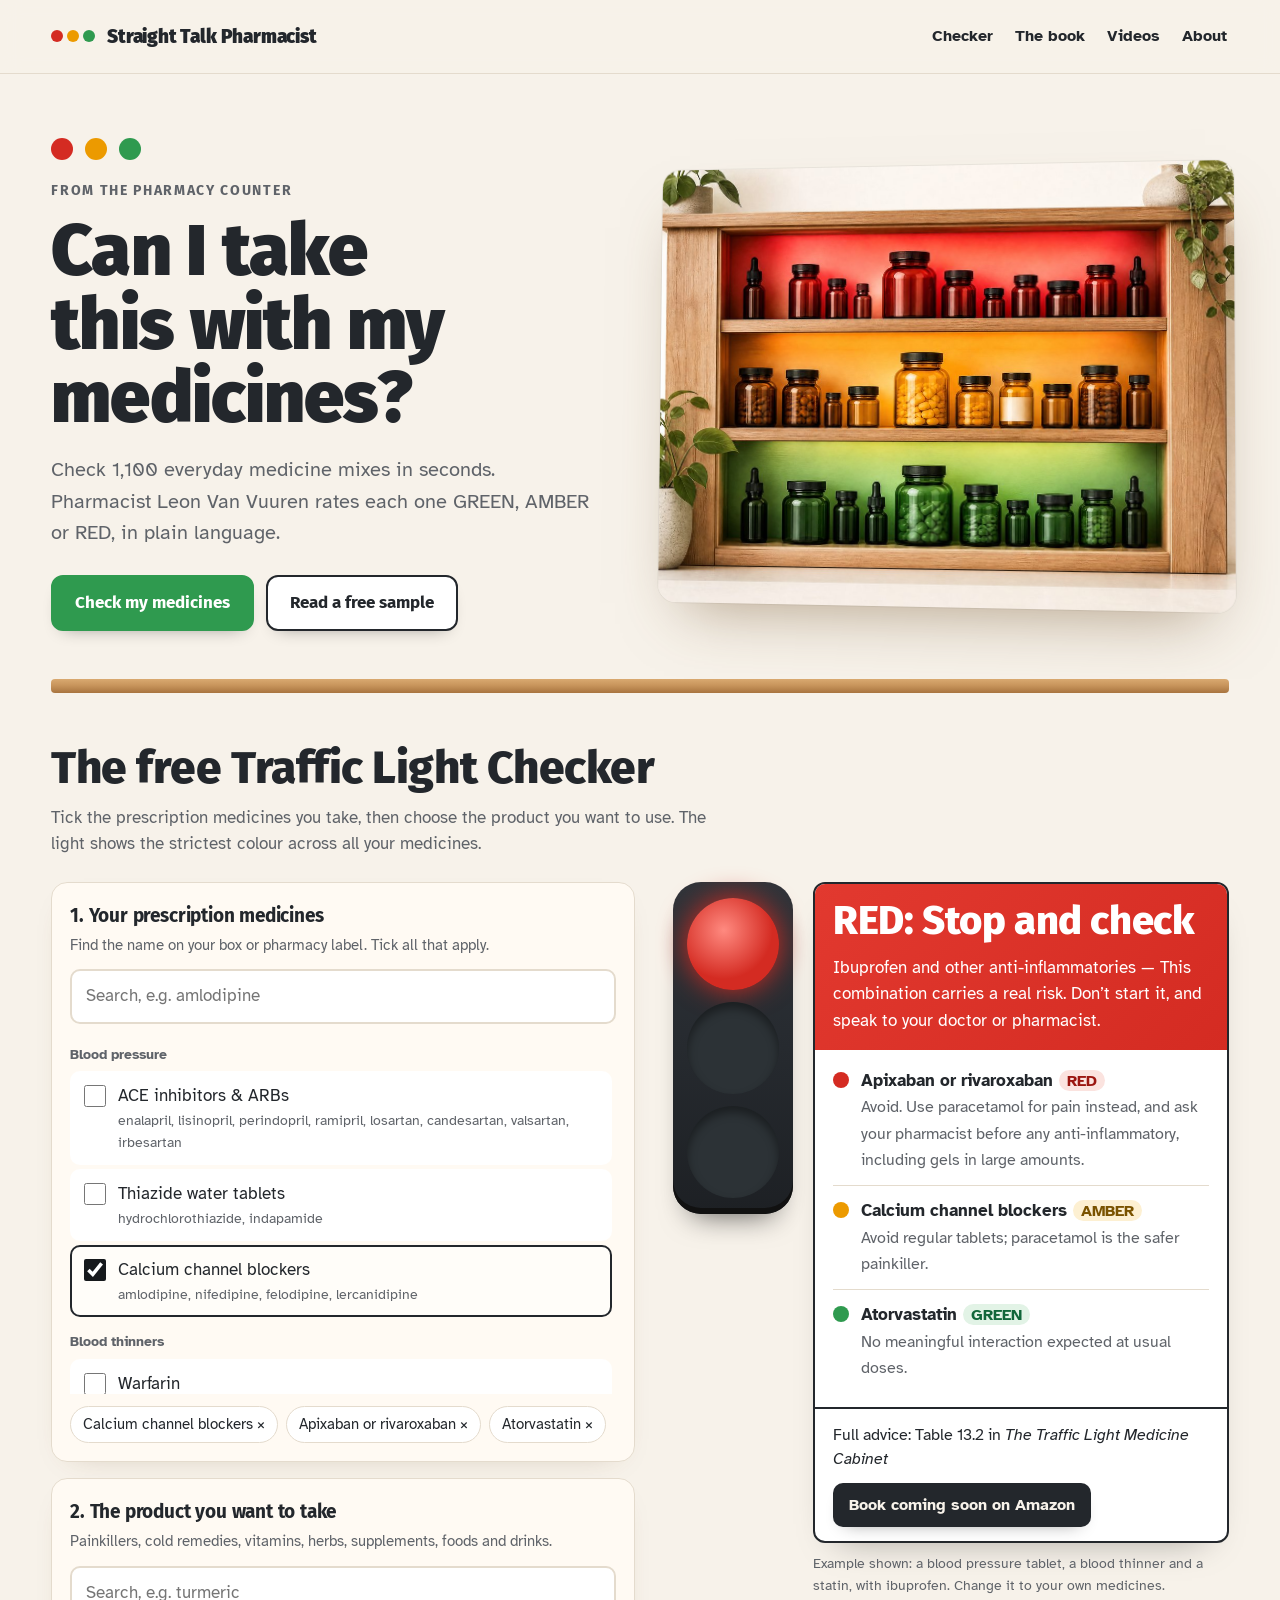
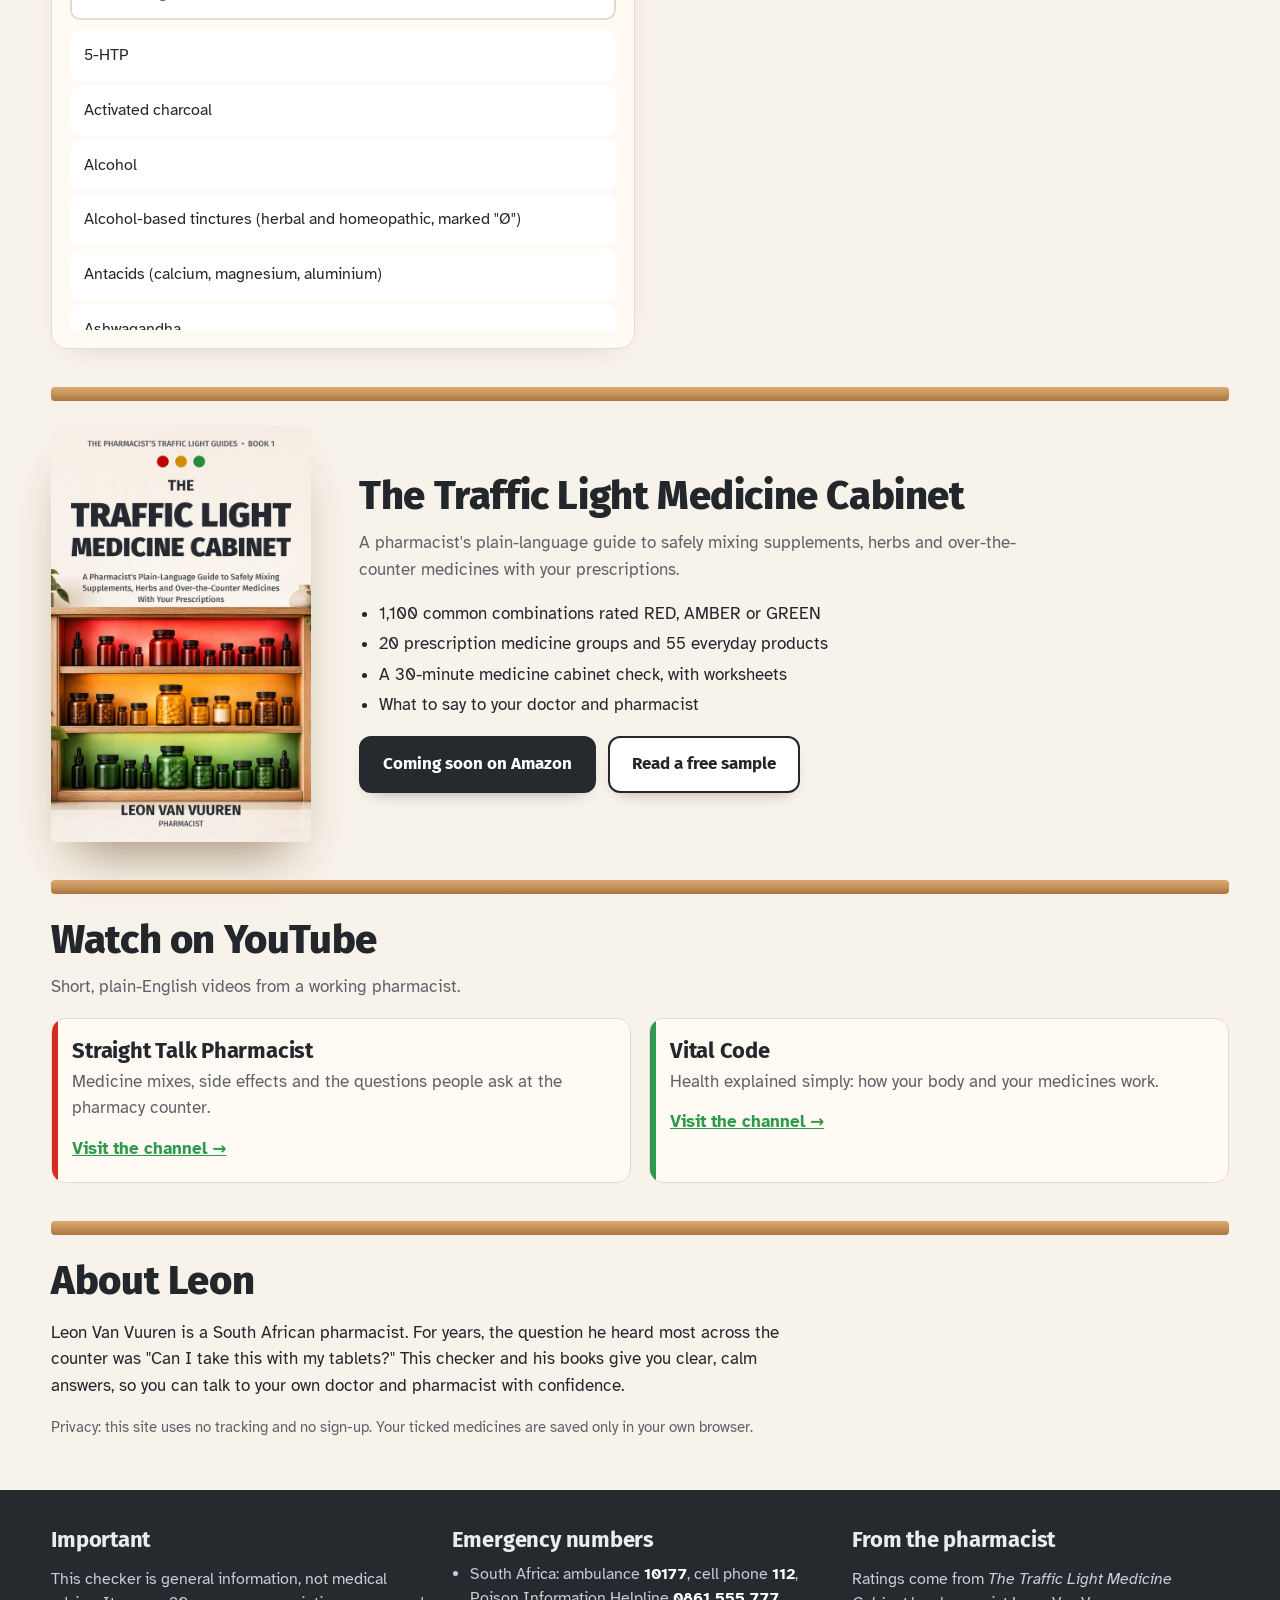
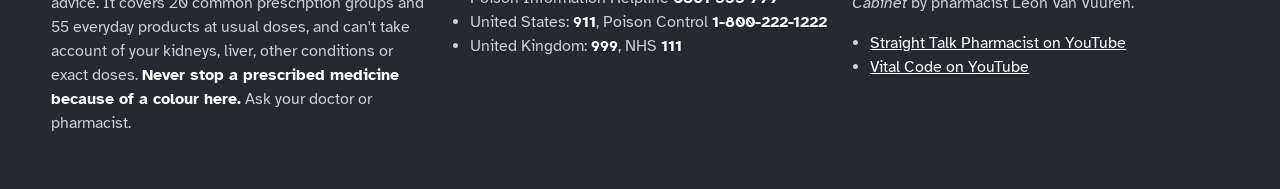
<file: index.html>
<!DOCTYPE html>
<html lang="en">
<head>
<meta charset="utf-8">
<meta name="viewport" content="width=device-width, initial-scale=1">
<title>Straight Talk Pharmacist | Free Traffic Light Medicine Checker</title>
<meta name="description" content="Can you take turmeric with a blood thinner, or ibuprofen with blood pressure tablets? Check 1,100 common medicine mixes in seconds with pharmacist Leon Van Vuuren's free traffic-light checker.">
<link rel="canonical" href="https://straighttalkpharmacist.com/">
<meta property="og:title" content="Can I take this with my medicines? Free Traffic Light Checker">
<meta property="og:description" content="Check 1,100 common medicine mixes as RED, AMBER or GREEN. By pharmacist Leon Van Vuuren.">
<meta property="og:image" content="https://straighttalkpharmacist.com/share.jpg">
<meta property="og:url" content="https://straighttalkpharmacist.com/">
<meta name="twitter:card" content="summary_large_image">
<link rel="icon" href="data:image/svg+xml,%3Csvg xmlns='http://www.w3.org/2000/svg' viewBox='0 0 32 32'%3E%3Crect x='9' y='1' width='14' height='30' rx='5' fill='%231f2326'/%3E%3Ccircle cx='16' cy='8' r='4' fill='%23d7261e'/%3E%3Ccircle cx='16' cy='16' r='4' fill='%23f0a500'/%3E%3Ccircle cx='16' cy='24' r='4' fill='%231f9d55'/%3E%3C/svg%3E">
<link rel="preconnect" href="https://fonts.googleapis.com">
<link href="https://fonts.googleapis.com/css2?family=Fira+Sans:wght@700;800;900&family=Atkinson+Hyperlegible:wght@400;700&family=Atkinson+Hyperlegible+Next:wght@500;800&display=swap" rel="stylesheet">
<style>
/* VOICE everyday health tool for older readers: calm, clear, large
   IDEA a pharmacy counter traffic light plus a dispensing label
   PICTURE a real three-lamp traffic light that lights the strictest colour, with the answer on a label beside it
   COLOUR white counter, charcoal housing, signal red, amber and green as the only strong colours
   TYPE Atkinson Hyperlegible Next for headings, Atkinson Hyperlegible for text
   LAYOUT laptop: controls left, light and label right; phone: title, light and answer, then controls */
:root{color-scheme:light dark;--bg:light-dark(#ffffff,#121416);--ink:light-dark(#16191c,#eef1f3);--soft:light-dark(#5a6168,#a6aeb5);--line:light-dark(#d9dee2,#2e3439);--panel:light-dark(#f4f6f7,#1b1f22);--house:#1f2326;--red:#d7261e;--amb:#f0a500;--grn:#1f9d55;--redt:light-dark(#fde8e6,#3a1714);--ambt:light-dark(#fff3d6,#3a2c0c);--grnt:light-dark(#e3f5ea,#10301e)}
:root[data-theme=light]{color-scheme:light}:root[data-theme=dark]{color-scheme:dark}
*{box-sizing:border-box;min-width:0}
html,body{margin:0}
body{background:var(--bg);color:var(--ink);font:17px/1.55 "Atkinson Hyperlegible",system-ui,sans-serif;overflow-x:clip}
h1,h2,h3{font-family:"Atkinson Hyperlegible Next","Atkinson Hyperlegible",system-ui,sans-serif;letter-spacing:-.02em;line-height:1.08;margin:0}
.band{padding:clamp(20px,3vw,40px) max(4vw,16px)}
.wrap{max-width:1180px;margin:0 auto}
header.band{border-bottom:1px solid var(--line);padding-block:18px}
.brand{display:flex;align-items:center;gap:12px;flex-wrap:wrap;justify-content:space-between}
.brand b{font-family:"Atkinson Hyperlegible Next",sans-serif;font-weight:800;font-size:18px}
.brand span{color:var(--soft);font-size:15px}
.top h1{font-size:clamp(32px,4.4vw,48px);font-weight:800;text-wrap:balance;max-width:20ch}
.top p{color:var(--soft);margin:10px 0 0;max-width:62ch}
.grid{display:grid;grid-template-columns:minmax(0,1.05fr) minmax(0,1fr);gap:clamp(20px,3vw,40px);margin-top:24px;align-items:start}
.panel{background:var(--panel);border:1px solid var(--line);border-radius:14px;padding:18px}
.step{font-weight:700;font-size:19px;margin:0 0 4px;font-family:"Atkinson Hyperlegible Next",sans-serif}
.hint{color:var(--soft);font-size:15px;margin:0 0 12px}
input[type=search]{width:100%;font:inherit;font-size:17px;padding:12px 14px;border:2px solid var(--line);border-radius:10px;background:var(--bg);color:var(--ink);min-height:48px}
input[type=search]:focus,button:focus-visible,label:focus-within{outline:3px solid #2b6cb0;outline-offset:2px}
.meds{display:grid;gap:4px;max-height:360px;overflow:auto;margin-top:10px;padding-right:4px}
.cat{font-size:14px;font-weight:700;color:var(--soft);margin:10px 0 2px}
.med{display:flex;gap:12px;align-items:flex-start;padding:10px 12px;border-radius:10px;cursor:pointer;border:2px solid transparent;background:var(--bg)}
.med input{width:22px;height:22px;margin:2px 0 0;accent-color:#16191c;flex:none}
.med small{display:block;color:var(--soft);font-size:14px}
.med.on{border-color:var(--ink)}
.chips{display:flex;flex-wrap:wrap;gap:8px;margin:12px 0 0}
.chip{border:1px solid var(--line);background:var(--bg);color:var(--ink);border-radius:999px;padding:6px 12px;font:inherit;font-size:15px;cursor:pointer;min-height:36px}
.prods{display:grid;gap:4px;max-height:300px;overflow:auto;margin-top:10px}
.prod{text-align:left;font:inherit;font-size:16px;padding:11px 12px;border-radius:10px;border:2px solid transparent;background:var(--bg);color:var(--ink);cursor:pointer;min-height:46px}
.prod.on{border-color:var(--ink);font-weight:700}
.prod:hover,.med:hover{border-color:var(--line)}
.panel+.panel{margin-top:16px}
.result{position:sticky;top:16px;display:grid;grid-template-columns:auto minmax(0,1fr);gap:20px;align-items:start}
.light{background:var(--house);border-radius:28px;padding:16px 14px;display:grid;gap:12px;box-shadow:inset 0 -6px 0 #14171a, 0 10px 0 -4px color-mix(in srgb,var(--house) 30%,transparent)}
.lamp{width:clamp(64px,8vw,92px);aspect-ratio:1;border-radius:50%;background:#2c3236;box-shadow:inset 0 6px 10px #0006;transition:background .35s,box-shadow .35s}
.lamp.r.lit{background:radial-gradient(circle at 40% 35%,#ff8a80,var(--red) 60%);box-shadow:0 0 28px var(--red)}
.lamp.a.lit{background:radial-gradient(circle at 40% 35%,#ffe08a,var(--amb) 60%);box-shadow:0 0 28px var(--amb)}
.lamp.g.lit{background:radial-gradient(circle at 40% 35%,#8be0ad,var(--grn) 60%);box-shadow:0 0 28px var(--grn)}
.label{border:2px solid var(--ink);border-radius:12px;overflow:hidden;background:var(--bg)}
.verdict{padding:16px 18px;color:#fff}
.verdict.R{background:var(--red)}.verdict.A{background:var(--amb);color:#16191c}.verdict.G{background:var(--grn)}.verdict.N{background:var(--panel);color:var(--ink)}
.verdict h2{font-size:clamp(30px,3.6vw,40px);font-weight:800}
.verdict p{margin:6px 0 0;font-size:17px}
.rows{padding:6px 18px 14px}
.row{display:grid;grid-template-columns:auto minmax(0,1fr);gap:12px;padding:12px 0;border-bottom:1px solid var(--line)}
.row:last-child{border-bottom:0}
.dot{width:16px;height:16px;border-radius:50%;margin-top:4px}
.dot.R{background:var(--red)}.dot.A{background:var(--amb)}.dot.G{background:var(--grn)}
.row b{display:block}
.row span{color:var(--soft);font-size:15.5px}
.tag{font-size:13px;font-weight:700;padding:1px 8px;border-radius:999px;margin-left:6px;white-space:nowrap}
.tag.R{background:var(--redt);color:light-dark(#9b1610,#ff9a92)}.tag.A{background:var(--ambt);color:light-dark(#7a5300,#ffd27a)}.tag.G{background:var(--grnt);color:light-dark(#11663a,#86e0aa)}
.more{padding:14px 18px;border-top:2px solid var(--ink);display:flex;gap:12px;align-items:center;flex-wrap:wrap;justify-content:space-between;font-size:15.5px}
.btn{display:inline-flex;align-items:center;min-height:44px;padding:10px 16px;border-radius:10px;background:var(--ink);color:var(--bg);text-decoration:none;font-weight:700}
.note{font-size:14px;color:var(--soft);margin:10px 0 0}
footer.band{background:var(--house);color:#e9edf0;margin-top:40px}
footer h3{font-size:22px;margin-bottom:10px}
.cols{display:grid;grid-template-columns:repeat(auto-fit,minmax(15em,1fr));gap:24px}
footer a{color:#fff}
footer p,footer li{font-size:15.5px;color:#c7cdd2}
footer ul{padding-left:18px;margin:6px 0}
.nums b{color:#fff;white-space:nowrap}
@media(max-width:820px){.grid{grid-template-columns:minmax(0,1fr)}.result{position:static;order:-1}}
@media(max-width:480px){.result{grid-template-columns:minmax(0,1fr)}.light{grid-auto-flow:column;justify-content:center;border-radius:999px;padding:10px 16px}.lamp{width:52px}}
@media(prefers-reduced-motion:reduce){.lamp{transition:none}}

nav.site{display:flex;gap:6px 18px;flex-wrap:wrap}
nav.site a{color:var(--ink);text-decoration:none;font-weight:700;font-size:16px;padding:6px 2px;border-bottom:2px solid transparent}
nav.site a:hover{border-color:var(--grn)}
.sec{border-top:1px solid var(--line)}
.sec h2{font-size:clamp(28px,3.4vw,40px);font-weight:800;margin-bottom:12px}
.lead{color:var(--soft);max-width:64ch;margin:0 0 18px}
.book{display:grid;grid-template-columns:minmax(0,260px) minmax(0,1fr);gap:clamp(20px,4vw,48px);align-items:center}
.book img{width:100%;height:auto;border-radius:6px;box-shadow:0 14px 34px rgba(0,0,0,.22)}
.book ul{padding-left:20px;margin:10px 0 18px}
.book li{margin:4px 0}
.cta{display:inline-block;background:var(--grn);color:#fff;font-weight:700;text-decoration:none;padding:12px 20px;border-radius:10px}
.cta.soon{background:var(--house)}
.cta.sample{background:transparent;color:var(--ink);border:2px solid var(--grn);margin-left:8px}
.cta.sample:hover{background:var(--grnt)}
.cards{display:grid;grid-template-columns:repeat(auto-fit,minmax(260px,1fr));gap:18px}
.card{background:var(--panel);border:1px solid var(--line);border-radius:14px;padding:20px}
.card h3{font-size:22px;margin-bottom:6px}
.card p{color:var(--soft);margin:0 0 14px}
.card a{font-weight:700;color:var(--grn)}
.about{max-width:70ch}
@media (max-width:700px){.book{grid-template-columns:1fr}.book img{max-width:220px}}
/* COVER THEME: warm cream wall, oak shelf, glowing red/amber/green rows, charcoal Fira Sans Black type */
:root,:root[data-theme]{color-scheme:light;--bg:#f7f2ea;--ink:#23272c;--soft:#5f6369;--line:#e4dbcd;--panel:#fffaf3;--house:#262a2f;--oak:#c8955c;--oak2:#a8743f;--red:#d42b22;--amb:#ec9a00;--grn:#2f9a4f;--redt:#fbe3df;--ambt:#fdf0d2;--grnt:#e2f3e6}
body{background:var(--bg);font-family:"Atkinson Hyperlegible",system-ui,sans-serif}
h1,h2,h3,.step,.brand b{font-family:"Fira Sans","Atkinson Hyperlegible Next",system-ui,sans-serif;letter-spacing:-.01em}
h1,h2{font-weight:900}
header.band{position:sticky;top:0;z-index:20;background:color-mix(in srgb,var(--bg) 82%,transparent);backdrop-filter:blur(10px);-webkit-backdrop-filter:blur(10px);border-bottom:1px solid var(--line);transition:box-shadow .3s}
header.band.scrolled{box-shadow:0 6px 24px -12px #0004}
.brand b{font-weight:900;font-size:19px;display:flex;align-items:center;gap:10px}
.brand b::before{content:"";width:12px;height:12px;border-radius:50%;background:var(--red);box-shadow:16px 0 0 var(--amb),32px 0 0 var(--grn);margin-right:34px}
nav.site a{position:relative;border:0}
nav.site a::after{content:"";position:absolute;left:0;right:0;bottom:2px;height:3px;border-radius:3px;background:linear-gradient(90deg,var(--red),var(--amb),var(--grn));transform:scaleX(0);transform-origin:left;transition:transform .3s}
nav.site a:hover::after{transform:scaleX(1)}
/* HERO */
.hero{padding:clamp(28px,5vw,64px) max(4vw,16px) clamp(20px,4vw,48px);overflow:hidden}
.hero .wrap{display:grid;grid-template-columns:minmax(0,1fr) minmax(0,1.05fr);gap:clamp(24px,4vw,56px);align-items:center}
.kicker{font-family:"Fira Sans",sans-serif;font-weight:700;font-size:14px;letter-spacing:.12em;text-transform:uppercase;color:var(--soft);margin:0 0 14px}
.hero h1{font-size:clamp(40px,6vw,72px);line-height:1.02;text-wrap:balance}
.hero h1 .w{display:inline-block;opacity:0;transform:translateY(18px);animation:rise .7s cubic-bezier(.2,.7,.2,1) forwards}
.hero p.lead{font-size:clamp(18px,1.6vw,21px);color:var(--soft);margin:18px 0 26px;max-width:46ch}
.lamps{display:flex;gap:12px;margin:0 0 20px}
.lamps i{width:22px;height:22px;border-radius:50%;display:block;animation:cycle 4.5s infinite}
.lamps i:nth-child(1){background:var(--red);--c:var(--red)}
.lamps i:nth-child(2){background:var(--amb);--c:var(--amb);animation-delay:1.5s}
.lamps i:nth-child(3){background:var(--grn);--c:var(--grn);animation-delay:3s}
.actions{display:flex;flex-wrap:wrap;gap:12px}
.shelfbox{position:relative;border-radius:18px;overflow:hidden;box-shadow:0 30px 60px -28px #6b4a2180,0 0 0 1px #0000000d;transform:perspective(1200px) rotateY(-6deg) rotateX(2deg);transition:transform .6s cubic-bezier(.2,.7,.2,1)}
.shelfbox:hover{transform:perspective(1200px) rotateY(0) rotateX(0)}
.shelfbox img{display:block;width:100%;height:auto}
.glow{position:absolute;left:11.8%;right:11.8%;border-radius:4px;mix-blend-mode:screen;pointer-events:none;opacity:.0;animation:breathe 4.5s infinite}
.glow.r{top:14.7%;height:20.5%;background:radial-gradient(ellipse at 50% 30%,#ff6a5c,transparent 70%)}
.glow.a{top:38%;height:21.4%;background:radial-gradient(ellipse at 50% 30%,#ffc94a,transparent 70%);animation-delay:1.5s}
.glow.g{top:62.2%;height:23.8%;background:radial-gradient(ellipse at 50% 30%,#7fe39a,transparent 70%);animation-delay:3s}
.shine{position:absolute;inset:0;background:linear-gradient(110deg,transparent 35%,#fff6 50%,transparent 65%);transform:translateX(-120%);animation:shine 7s 1.2s infinite}
/* oak shelf dividers between sections */
.sec{border-top:0;position:relative}
.sec::before{content:"";position:absolute;left:max(4vw,16px);right:max(4vw,16px);top:0;height:14px;border-radius:4px;background:linear-gradient(180deg,#d9a970,var(--oak) 45%,var(--oak2));box-shadow:0 8px 14px -8px #6b4a2190}
#checker{padding-top:clamp(40px,5vw,64px)}
#checker .top h2{font-size:clamp(30px,4vw,46px)}
.panel{background:var(--panel);border-color:var(--line);box-shadow:0 10px 30px -22px #6b4a2160;border-radius:16px}
input[type=search]{background:#fff;border-color:var(--line)}
.med,.prod{background:#fff;transition:border-color .2s,transform .15s,background .2s}
.prod:hover,.med:hover{transform:translateX(3px)}
.med.on,.prod.on{border-color:var(--ink);background:#fffdf9}
.chip{background:#fff;animation:pop .25s ease-out}
.light{background:linear-gradient(180deg,#2f343a,#1d2024);box-shadow:inset 0 -6px 0 #111,0 18px 30px -18px #000a}
.lamp.lit{animation:pulse 2.2s ease-in-out infinite}
.label{animation:pop .35s ease-out;background:#fff;border-color:var(--ink);box-shadow:0 18px 36px -24px #0006}
.verdict.R{background:linear-gradient(135deg,#e2392f,var(--red))}
.verdict.A{background:linear-gradient(135deg,#ffb52e,var(--amb))}
.verdict.G{background:linear-gradient(135deg,#3db260,var(--grn))}
.row{animation:fadein .45s ease-out both}
.row:nth-child(2){animation-delay:.06s}.row:nth-child(3){animation-delay:.12s}.row:nth-child(4){animation-delay:.18s}.row:nth-child(n+5){animation-delay:.24s}
.btn,.cta{transition:transform .2s,box-shadow .2s,background .2s;box-shadow:0 8px 18px -12px #0007}
.btn:hover,.cta:hover{transform:translateY(-2px);box-shadow:0 14px 24px -14px #0008}
.cta{background:var(--grn);border:2px solid var(--grn);padding:13px 22px;border-radius:12px;font-family:"Fira Sans",sans-serif;font-weight:700}
.cta.dark{background:var(--ink);border-color:var(--ink)}
.cta.soon{background:var(--house);border-color:var(--house)}
.cta.sample,.cta.ghost{background:#fff;color:var(--ink);border:2px solid var(--ink);margin-left:0}
.cta.sample:hover,.cta.ghost:hover{background:#fff}
.book img{animation:float 6s ease-in-out infinite;box-shadow:0 30px 50px -24px #6b4a21aa;border-radius:6px}
.book .actions{margin-top:6px}
.card{background:var(--panel);border-color:var(--line);transition:transform .25s,box-shadow .25s;position:relative;overflow:hidden}
.card::before{content:"";position:absolute;left:0;top:0;bottom:0;width:6px;background:var(--c,var(--red))}
.card:nth-child(2){--c:var(--grn)}
.card:hover{transform:translateY(-4px);box-shadow:0 20px 34px -24px #6b4a2190}
.card a{color:var(--grn)}
footer.band{background:var(--house);margin-top:0}
.reveal{opacity:0;transform:translateY(26px);transition:opacity .8s cubic-bezier(.2,.7,.2,1),transform .8s cubic-bezier(.2,.7,.2,1)}
.reveal.in{opacity:1;transform:none}
@keyframes rise{to{opacity:1;transform:none}}
@keyframes cycle{0%,100%{opacity:.35;box-shadow:none}12%,28%{opacity:1;box-shadow:0 0 18px var(--c)}40%{opacity:.35;box-shadow:none}}
@keyframes breathe{0%,100%{opacity:0}15%,30%{opacity:.75}45%{opacity:0}}
@keyframes shine{0%{transform:translateX(-120%)}25%,100%{transform:translateX(120%)}}
@keyframes pulse{0%,100%{filter:brightness(1)}50%{filter:brightness(1.25)}}
@keyframes pop{from{transform:scale(.97);opacity:.4}to{transform:none;opacity:1}}
@keyframes fadein{from{opacity:0;transform:translateY(6px)}to{opacity:1;transform:none}}
@keyframes float{0%,100%{transform:translateY(0) rotate(-1.5deg)}50%{transform:translateY(-10px) rotate(1deg)}}
@media(max-width:820px){.hero .wrap{grid-template-columns:minmax(0,1fr)}.shelfbox{transform:none}}
@media(prefers-reduced-motion:reduce){*,*::before,*::after{animation:none!important;transition:none!important}.hero h1 .w,.reveal{opacity:1;transform:none}.glow{opacity:.5}}

html{scroll-behavior:smooth}section[id]{scroll-margin-top:72px}
@media(prefers-reduced-motion:reduce){html{scroll-behavior:auto}}
</style>
</head>
<body>
<header class="band"><div class="wrap brand"><b>Straight Talk Pharmacist</b><nav class="site" aria-label="Main"><a href="#checker">Checker</a><a href="#book">The book</a><a href="#videos">Videos</a><a href="#about">About</a></nav></div></header>
<main><section class="hero"><div class="wrap">
<div>
<div class="lamps" aria-hidden="true"><i></i><i></i><i></i></div>
<p class="kicker">From the pharmacy counter</p>
<h1><span class="w">Can</span> <span class="w">I</span> <span class="w">take</span> <span class="w">this</span> <span class="w">with</span> <span class="w">my</span> <span class="w">medicines?</span></h1>
<p class="lead">Check 1,100 everyday medicine mixes in seconds. Pharmacist Leon Van Vuuren rates each one GREEN, AMBER or RED, in plain language.</p>
<div class="actions"><a class="cta" href="#checker">Check my medicines</a><a class="cta ghost" href="sample.pdf" target="_blank" rel="noopener">Read a free sample</a></div>
</div>
<div class="shelfbox"><img src="shelf.jpg" width="1100" height="843" alt="A wooden medicine shelf glowing red, amber and green"><div class="glow r"></div><div class="glow a"></div><div class="glow g"></div><div class="shine"></div></div>
</div></section><section class="band sec" id="checker"><div class="wrap">
<section class="top reveal">
<h2>The free Traffic Light Checker</h2>
<p>Tick the prescription medicines you take, then choose the product you want to use. The light shows the strictest colour across all your medicines.</p>
</section>
<div class="grid reveal">
<div>
<section class="panel">
<p class="step">1. Your prescription medicines</p>
<p class="hint">Find the name on your box or pharmacy label. Tick all that apply.</p>
<input type="search" id="medq" placeholder="Search, e.g. amlodipine" aria-label="Search your medicines">
<div class="meds" id="meds"></div>
<div class="chips" id="picked"></div>
</section>
<section class="panel">
<p class="step">2. The product you want to take</p>
<p class="hint">Painkillers, cold remedies, vitamins, herbs, supplements, foods and drinks.</p>
<input type="search" id="prodq" placeholder="Search, e.g. turmeric" aria-label="Search products">
<div class="prods" id="prods"></div>
</section>
</div>
<aside class="result" aria-live="polite">
<div class="light" aria-hidden="true"><div class="lamp r" id="lr"></div><div class="lamp a" id="la"></div><div class="lamp g" id="lg"></div></div>
<div>
<div class="label" id="label"></div>
<p class="note" id="ex"></p>
</div>
</aside>
</div>
</div></section>
<section class="band sec" id="book"><div class="wrap book">
<img class="reveal" src="book-cover.jpg" width="600" height="960" alt="Cover of The Traffic Light Medicine Cabinet by Leon Van Vuuren" loading="lazy">
<div>
<h2>The Traffic Light Medicine Cabinet</h2>
<p class="lead">A pharmacist's plain-language guide to safely mixing supplements, herbs and over-the-counter medicines with your prescriptions.</p>
<ul>
<li>1,100 common combinations rated RED, AMBER or GREEN</li>
<li>20 prescription medicine groups and 55 everyday products</li>
<li>A 30-minute medicine cabinet check, with worksheets</li>
<li>What to say to your doctor and pharmacist</li>
</ul>
<div class="actions"><span class="cta soon">Coming soon on Amazon</span> <a class="cta sample" href="sample.pdf" target="_blank" rel="noopener">Read a free sample</a></div>
</div>
</div></section>
<section class="band sec" id="videos"><div class="wrap">
<h2>Watch on YouTube</h2>
<p class="lead">Short, plain-English videos from a working pharmacist.</p>
<div class="cards reveal">
<div class="card"><h3>Straight Talk Pharmacist</h3><p>Medicine mixes, side effects and the questions people ask at the pharmacy counter.</p><a href="https://www.youtube.com/@StraightTalkPharmacist" target="_blank" rel="noopener">Visit the channel →</a></div>
<div class="card"><h3>Vital Code</h3><p>Health explained simply: how your body and your medicines work.</p><a href="https://www.youtube.com/@VitalCode6811" target="_blank" rel="noopener">Visit the channel →</a></div>
</div>
</div></section>
<section class="band sec" id="about"><div class="wrap"><div class="about reveal">
<h2>About Leon</h2>
<p>Leon Van Vuuren is a South African pharmacist. For years, the question he heard most across the counter was "Can I take this with my tablets?" This checker and his books give you clear, calm answers, so you can talk to your own doctor and pharmacist with confidence.</p>
<p class="hint">Privacy: this site uses no tracking and no sign-up. Your ticked medicines are saved only in your own browser.</p>
</div></div></section>
</main>
<footer class="band"><div class="wrap cols">
<div>
<h3>Important</h3>
<p>This checker is general information, not medical advice. It covers 20 common prescription groups and 55 everyday products at usual doses, and can't take account of your kidneys, liver, other conditions or exact doses. <b style="color:#fff">Never stop a prescribed medicine because of a colour here.</b> Ask your doctor or pharmacist.</p>
</div>
<div class="nums">
<h3>Emergency numbers</h3>
<ul>
<li>South Africa: ambulance <b>10177</b>, cell phone <b>112</b>, Poison Information Helpline <b>0861 555 777</b></li>
<li>United States: <b>911</b>, Poison Control <b>1-800-222-1222</b></li>
<li>United Kingdom: <b>999</b>, NHS <b>111</b></li>
</ul>
</div>
<div>
<h3>From the pharmacist</h3>
<p>Ratings come from <i>The Traffic Light Medicine Cabinet</i> by pharmacist Leon Van Vuuren.</p>
<ul>
<li><a href="https://www.youtube.com/@StraightTalkPharmacist" target="_blank" rel="noopener">Straight Talk Pharmacist on YouTube</a></li>
<li><a href="https://www.youtube.com/@VitalCode6811" target="_blank" rel="noopener">Vital Code on YouTube</a></li>
</ul>
</div>
</div></footer>
<script>
{
const D={"g":[["ACE inhibitors & ARBs","Blood pressure","enalapril, lisinopril, perindopril, ramipril, losartan, candesartan, valsartan, irbesartan",5],["Thiazide water tablets","Blood pressure","hydrochlorothiazide, indapamide",5],["Calcium channel blockers","Blood pressure","amlodipine, nifedipine, felodipine, lercanidipine",5],["Warfarin","Blood thinners","warfarin",6],["Apixaban or rivaroxaban","Blood thinners","apixaban, rivaroxaban",6],["Clopidogrel","Blood thinners","clopidogrel",6],["Simvastatin","Cholesterol","simvastatin",7],["Atorvastatin","Cholesterol","atorvastatin",7],["Rosuvastatin","Cholesterol","rosuvastatin",7],["Metformin","Diabetes","metformin",8],["Gliclazide or insulin","Diabetes","gliclazide, insulin",8],["Digoxin","Heart","digoxin",9],["Amiodarone","Heart","amiodarone",9],["Furosemide","Heart","furosemide",9],["Spironolactone","Heart","spironolactone",9],["Levothyroxine","Thyroid","levothyroxine",10],["SSRI antidepressants","Mood & sleep","sertraline, citalopram, escitalopram, fluoxetine",11],["Prescribed sleep & anxiety tablets","Mood & sleep","zolpidem, zopiclone, lorazepam, diazepam",11],["Prescribed stomach-acid tablets","Stomach & bones","omeprazole, pantoprazole",12],["Bone tablets","Stomach & bones","alendronate, risedronate",12]],"p":[["5-HTP","Table 19.8"],["Activated charcoal","Table 16.1"],["Alcohol","Table 21.2"],["Alcohol-based tinctures (herbal and homeopathic, marked \"\u00d8\")","Table 20.2"],["Antacids (calcium, magnesium, aluminium)","Table 16.2"],["Ashwagandha","Table 18.9"],["Aspirin (OTC, painkilling doses)","Table 13.3"],["Berberine","Table 18.7"],["Biotin (high dose)","Table 17.9"],["Calcium","Table 17.2"],["CBD oil","Table 19.2"],["Chromium","Table 19.7"],["Cinnamon supplements","Table 18.12"],["Coenzyme Q10","Table 19.5"],["Coffee and caffeine","Table 21.3"],["Cranberry juice and supplements","Table 19.6"],["Decongestants (pseudoephedrine, phenylephrine)","Table 14.1"],["Dextromethorphan cough syrup","Table 14.2"],["Echinacea","Tables 14.4 and 18.16"],["Fish oil / omega-3","Table 19.3"],["Garlic supplements","Table 18.13"],["Ginkgo","Table 18.11"],["Ginseng","Table 18.10"],["Glucosamine (and chondroitin)","Table 19.4"],["Grapefruit and grapefruit juice","Table 21.1"],["Green tea extract (high-dose supplements)","Table 18.8"],["Hawthorn","Table 18.5"],["Homeopathic remedies (general)","Table 20.1"],["Ibuprofen and other anti-inflammatories","Table 13.2"],["Iron","Table 17.3"],["Licorice root","Table 18.2"],["Loperamide","Table 16.5"],["Magnesium","Table 17.4"],["Melatonin","Table 15.3"],["Milk thistle","Table 18.15"],["Niacin (vitamin B3, high dose)","Table 17.8"],["Non-sedating antihistamines (loratadine, cetirizine)","Table 15.2"],["Omeprazole / esomeprazole (bought over the counter)","Chapter 12"],["Paracetamol","Table 13.1"],["Potassium (including salt substitutes)","Table 17.5"],["Psyllium / ispaghula husk (fibre)","Table 16.4"],["Red yeast rice","Table 18.4"],["SAMe","Table 19.10"],["Sedating antihistamines (diphenhydramine, promethazine)","Table 15.1"],["St John's wort","Table 18.3"],["Steroid nasal sprays (fluticasone, beclometasone)","Table 14.4"],["Stimulant laxatives (senna, bisacodyl)","Table 16.3"],["Tryptophan","Table 19.9"],["Turmeric / curcumin","Table 18.14"],["Valerian","Tables 15.4 and 18.6"],["Vitamin B12","Table 17.6"],["Vitamin D","Table 17.6"],["Vitamin E (high-dose supplements)","Table 17.7"],["Vitamin K","Table 17.1"],["Zinc (including cold lozenges)","Table 14.3"]],"m":"[base64]","l":{"0,16":"Never combine with an SSRI.","0,17":"Ask first; don't combine at bedtime.","1,0":"Don't use activated charcoal while on regular medicines without asking your pharmacist first.","1,1":"Don't use activated charcoal while on regular medicines without asking your pharmacist first.","1,2":"Don't use activated charcoal while on regular medicines without asking your pharmacist first.","1,3":"Don't use activated charcoal while on regular medicines without asking your pharmacist first.","1,4":"Don't use activated charcoal while on regular medicines without asking your pharmacist first.","1,5":"Don't use activated charcoal while on regular medicines without asking your pharmacist first.","1,6":"Don't use activated charcoal while on regular medicines without asking your pharmacist first.","1,7":"Don't use activated charcoal while on regular medicines without asking your pharmacist first.","1,8":"Don't use activated charcoal while on regular medicines without asking your pharmacist first.","1,9":"Don't use activated charcoal while on regular medicines without asking your pharmacist first.","1,10":"Don't use activated charcoal while on regular medicines without asking your pharmacist first.","1,11":"Don't use activated charcoal while on regular medicines without asking your pharmacist first.","1,12":"Don't use activated charcoal while on regular medicines without asking your pharmacist first.","1,13":"Don't use activated charcoal while on regular medicines without asking your pharmacist first.","1,14":"Don't use activated charcoal while on regular medicines without asking your pharmacist first.","1,15":"Don't use activated charcoal while on regular medicines without asking your pharmacist first.","1,16":"Don't use activated charcoal while on regular medicines without asking your pharmacist first.","1,17":"Don't use activated charcoal while on regular medicines without asking your pharmacist first.","1,18":"Don't use activated charcoal while on regular medicines without asking your pharmacist first.","1,19":"Don't use activated charcoal while on regular medicines without asking your pharmacist first.","2,0":"Keep within guidelines, stand up slowly after drinking, and avoid binge drinking.","2,1":"Keep within guidelines, stand up slowly after drinking, and avoid binge drinking.","2,2":"Keep within guidelines, stand up slowly after drinking, and avoid binge drinking.","2,3":"Keep to small amounts within guidelines; avoid binge drinking.","2,4":"Keep to small amounts within guidelines; avoid binge drinking.","2,5":"Keep to small amounts within guidelines; avoid binge drinking.","2,6":"Keep within guidelines. Tell your doctor if you drink heavily.","2,7":"Keep within guidelines. Tell your doctor if you drink heavily.","2,8":"Keep within guidelines. Tell your doctor if you drink heavily.","2,9":"Keep within guidelines and avoid binge drinking.","2,10":"Keep within guidelines, never drink on an empty stomach, and check your sugar before bed after drinking.","2,11":"Keep to small amounts or avoid; ask your doctor what's safe for you.","2,12":"Keep to small amounts or avoid; ask your doctor what's safe for you.","2,13":"Keep to small amounts or avoid; ask your doctor what's safe for you.","2,14":"Keep to small amounts or avoid; ask your doctor what's safe for you.","2,16":"Best avoided or kept to small amounts; don't drink and drive.","2,17":"Don't drink alcohol on the nights you take a sleep tablet.","3,0":"Check which herb is in it and look up that herb's row.","3,1":"Check which herb is in it and look up that herb's row.","3,2":"Check which herb is in it and look up that herb's row.","3,3":"Check which herb is in it and look up that herb's row.","3,4":"Check which herb is in it and look up that herb's row.","3,5":"Check which herb is in it and look up that herb's row.","3,6":"Check which herb is in it and look up that herb's row.","3,7":"Check which herb is in it and look up that herb's row.","3,8":"Check which herb is in it and look up that herb's row.","3,9":"Check which herb is in it and look up that herb's row.","3,10":"Check which herb is in it and look up that herb's row.","3,11":"Check which herb is in it and look up that herb's row; ask your pharmacist.","3,12":"Check which herb is in it and look up that herb's row; ask your pharmacist.","3,13":"Check which herb is in it and look up that herb's row; ask your pharmacist.","3,14":"Check which herb is in it and look up that herb's row; ask your pharmacist.","3,15":"Check which herb is in it and look up that herb's row.","3,16":"Check which herb is in it and look up that herb's row.","3,17":"Check the herb and alcohol content; avoid at bedtime with your sleep tablet.","3,18":"Check which herb is in it and look up that herb's row.","3,19":"Check which herb is in it and look up that herb's row; take it well apart from the bone tablet.","4,8":"Take the antacid at least 2 hours after your statin.","4,11":"On digoxin: take antacids at least 2 hours apart from your digoxin dose.","4,15":"Take levothyroxine on an empty stomach and keep antacids at least 4 hours apart.","4,19":"Take your bone tablet first thing with plain water; wait at least 30 minutes (alendronate) before any antacid.","5,0":"Ask first; check your blood pressure if you start it.","5,1":"Ask first; check your blood pressure if you start it.","5,2":"Ask first; check your blood pressure if you start it.","5,10":"Ask first; check your blood sugar more often if you take it.","5,15":"Avoid unless your doctor agrees and monitors your thyroid blood tests.","5,16":"Ask your doctor or pharmacist before combining.","5,17":"Avoid combining at bedtime unless your doctor agrees.","6,3":"Don't take OTC aspirin unless your doctor has prescribed it alongside your blood thinner.","6,4":"Don't take OTC aspirin unless your doctor has prescribed it alongside your blood thinner.","6,5":"Don't take OTC aspirin unless your doctor has prescribed it alongside your blood thinner.","6,11":"Don't use OTC aspirin as a painkiller; only take it if prescribed.","6,12":"Don't use OTC aspirin as a painkiller; only take it if prescribed.","6,13":"Don't use OTC aspirin as a painkiller; only take it if prescribed.","6,14":"Don't use OTC aspirin as a painkiller; only take it if prescribed.","6,16":"Only take aspirin if prescribed; tell your doctor you're on an antidepressant.","6,19":"Only use if prescribed; prefer paracetamol for pain.","7,0":"Ask first; check your blood pressure if you take it.","7,1":"Ask first; check your blood pressure if you take it.","7,2":"Ask first; check your blood pressure more often if you take it.","7,3":"Avoid unless your doctor agrees.","7,4":"Avoid unless your doctor agrees.","7,5":"Avoid unless your doctor agrees.","7,6":"Ask first; report any muscle pain.","7,7":"Ask first; report any muscle pain.","7,9":"Ask first; check your blood sugar.","7,10":"Ask first; check your blood sugar more often.","7,11":"Avoid unless your doctor agrees.","7,12":"Avoid unless your doctor agrees.","8,11":"Tell the lab or your doctor if you take biotin; ask whether to stop it a few days before tests.","8,12":"Tell the lab or your doctor if you take biotin; ask whether to stop it a few days before tests.","8,13":"Tell the lab or your doctor if you take biotin; ask whether to stop it a few days before tests.","8,14":"Tell the lab or your doctor if you take biotin; ask whether to stop it a few days before tests.","8,15":"Tell your doctor; stop biotin for a few days before thyroid blood tests if advised.","9,1":"Keep to normal doses and ask before taking high-dose calcium.","9,15":"Keep calcium at least 4 hours apart from levothyroxine.","9,18":"On a PPI, choose calcium citrate, or take calcium carbonate with food.","9,19":"Take calcium at a different time of day, at least 30 minutes after alendronate (risedronate: follow its label, often 2 hours).","10,0":"Ask first; check your blood pressure if you start it.","10,1":"Ask first; check your blood pressure if you start it.","10,2":"Ask first; check your blood pressure if you start it.","10,3":"Avoid unless your clinic agrees and checks your INR.","10,4":"Ask first.","10,5":"Ask first.","10,6":"Ask first; report any muscle pain.","10,7":"Ask first; report any muscle pain.","10,11":"Ask first.","10,12":"Ask first.","10,16":"Ask first.","10,17":"Ask first; don't combine at bedtime.","11,9":"Check your blood sugar more often if you take it.","11,10":"Check your blood sugar more often if you take it.","11,15":"Keep chromium at least 4 hours apart from levothyroxine.","12,3":"Avoid high-dose supplements; cooking amounts are fine.","12,4":"Avoid high-dose supplements; cooking amounts are fine.","12,5":"Avoid high-dose supplements; cooking amounts are fine.","12,9":"Check your blood sugar more often if you take a supplement.","12,10":"Check your blood sugar more often if you take a supplement.","13,3":"On warfarin, ask first and tell your clinic if you start or stop it.","14,11":"Keep to small amounts if you notice palpitations.","14,12":"Keep to small amounts if you notice palpitations.","14,13":"Keep to small amounts if you notice palpitations.","14,14":"Keep to small amounts if you notice palpitations.","14,15":"Take your tablet with water and wait 30\u201360 minutes before coffee.","14,17":"Avoid coffee after lunchtime.","14,19":"Take the bone tablet with plain water only; wait before coffee as the label says.","15,3":"Avoid concentrated cranberry supplements and large daily amounts of juice (an occasional small glass is fine).","15,19":"Take your bone tablet with plain water only and wait before drinking juice.","16,0":"Avoid if your blood pressure is high or poorly controlled.","16,1":"Avoid if your blood pressure is high or poorly controlled.","16,2":"Avoid if your blood pressure is high or poorly controlled.","16,11":"Avoid. Use saline spray or steam, and ask your pharmacist for a decongestant-free product.","16,12":"Avoid. Use saline spray or steam, and ask your pharmacist for a decongestant-free product.","16,13":"Avoid. Use saline spray or steam, and ask your pharmacist for a decongestant-free product.","16,14":"Avoid. Use saline spray or steam, and ask your pharmacist for a decongestant-free product.","17,16":"Avoid, or use only at the normal dose for a few days after asking your pharmacist.","17,17":"Use only at normal doses, not at bedtime together with your sleep tablet, and ask your pharmacist.","19,3":"Usual doses are generally fine; tell your doctor you take it.","19,4":"Usual doses are generally fine; tell your doctor you take it.","19,5":"Usual doses are generally fine; tell your doctor you take it.","20,3":"Avoid high-dose supplements unless your doctor agrees.","20,4":"Avoid high-dose supplements unless your doctor agrees.","20,5":"Avoid high-dose supplements unless your doctor agrees.","21,3":"Avoid unless your doctor agrees.","21,4":"Avoid unless your doctor agrees.","21,5":"Avoid unless your doctor agrees.","21,16":"Ask first; avoid if you also take a blood thinner or anti-inflammatory.","21,18":"Ask first; tell your doctor if symptoms return.","22,0":"Ask first. If you take it, check your blood pressure more often for the first few weeks.","22,1":"Ask first. If you take it, check your blood pressure more often for the first few weeks.","22,2":"Ask first. If you take it, check your blood pressure more often for the first few weeks.","22,3":"Avoid unless your clinic is monitoring your INR.","22,10":"Ask first. If you take it, check your blood sugar more often, especially at the start.","22,11":"Avoid on digoxin unless your doctor agrees.","23,3":"Avoid unless your clinic agrees and checks your INR.","24,2":"Avoid large or daily amounts of grapefruit or its juice.","24,4":"Avoid large or daily amounts of grapefruit or its juice.","24,5":"Avoid large or daily amounts of grapefruit or its juice.","24,6":"Avoid grapefruit and its juice.","24,7":"Avoid large amounts (more than a small glass a day).","24,12":"On amiodarone: avoid grapefruit and its juice.","24,19":"Take the bone tablet with plain water only, and wait before breakfast and drinks as its label says.","25,0":"Avoid concentrated supplements unless your doctor agrees.","25,3":"Avoid concentrated extracts on blood thinners.","25,6":"Avoid high-dose extracts on a statin.","25,7":"Avoid high-dose extracts on a statin.","25,8":"Avoid high-dose extracts on a statin.","25,11":"Avoid concentrated extracts; stick to decaffeinated or occasional brewed tea.","25,12":"Avoid concentrated extracts; stick to decaffeinated or occasional brewed tea.","25,13":"Avoid concentrated extracts; stick to decaffeinated or occasional brewed tea.","25,14":"Avoid concentrated extracts; stick to decaffeinated or occasional brewed tea.","25,17":"Avoid caffeinated green tea or extracts after lunchtime.","25,19":"Take your bone tablet with plain water only and wait before drinking tea or taking supplements.","26,0":"Ask first; check your blood pressure if you take it.","26,1":"Ask first; check your blood pressure if you take it.","26,2":"Ask first; check your blood pressure if you take it.","26,3":"Ask first.","26,4":"Ask first.","26,5":"Ask first.","26,11":"Don't take with digoxin or other heart rhythm medicines unless your doctor agrees.","26,12":"Don't take with amiodarone unless your doctor agrees.","26,13":"Ask your doctor before using it with heart medicines.","26,14":"Ask your doctor before using it with heart medicines.","28,0":"Avoid regular tablets; paracetamol is the safer painkiller.","28,1":"Avoid regular tablets; paracetamol is the safer painkiller.","28,2":"Avoid regular tablets; paracetamol is the safer painkiller.","28,3":"Avoid. Use paracetamol for pain instead, and ask your pharmacist before any anti-inflammatory, including gels in large amounts.","28,4":"Avoid. Use paracetamol for pain instead, and ask your pharmacist before any anti-inflammatory, including gels in large amounts.","28,5":"Avoid. Use paracetamol for pain instead, and ask your pharmacist before any anti-inflammatory, including gels in large amounts.","28,9":"Short courses only, with enough fluids.","28,10":"Short courses only, with enough fluids.","28,11":"Avoid. Use paracetamol instead and ask your pharmacist before any anti-inflammatory.","28,12":"Prefer paracetamol; ask your pharmacist before any anti-inflammatory.","28,13":"Avoid. Use paracetamol instead and ask your pharmacist before any anti-inflammatory.","28,14":"Avoid. Use paracetamol instead and ask your pharmacist before any anti-inflammatory.","28,16":"Prefer paracetamol. If you need an anti-inflammatory, ask your pharmacist (a stomach-protecting tablet may be advised).","28,19":"Prefer paracetamol. Ask your pharmacist before regular anti-inflammatory use.","29,15":"Keep iron at least 4 hours apart from levothyroxine.","29,18":"Take iron with food or vitamin C; tell your doctor if you feel tired or your iron tests are low.","29,19":"Take iron at a different time of day from your bone tablet.","30,0":"Avoid licorice root supplements and regular real licorice sweets or tea.","30,1":"Avoid licorice root supplements and regular real licorice sweets or tea.","30,2":"Avoid licorice root supplements and regular real licorice sweets or tea.","30,3":"Avoid licorice root supplements and large amounts of real licorice on warfarin unless your clinic agrees.","30,11":"Avoid licorice root supplements and regular real licorice.","30,12":"Avoid licorice root supplements and regular real licorice.","30,13":"Avoid licorice root supplements and regular real licorice.","30,14":"Avoid licorice root supplements and regular real licorice.","30,16":"Avoid licorice root supplements and regular real licorice on citalopram.","31,12":"Never exceed the label dose.","32,15":"Keep magnesium at least 4 hours apart from levothyroxine.","32,19":"Take magnesium at a different time of day from your bone tablet.","33,2":"Ask first; check your blood pressure if you start it.","33,3":"Ask your clinic first and check your INR if you start or stop it.","33,9":"Take it at bedtime rather than with a meal; check your blood sugar if you start it.","33,10":"Take it at bedtime rather than with a meal; check your blood sugar if you start it.","33,16":"Ask your pharmacist first; avoid combining with fluvoxamine.","33,17":"Ask your doctor before combining; avoid if you're older, unsteady on your feet, or also drink alcohol or take other sedatives.","34,9":"Ask first; check your blood sugar more often if you take it.","34,10":"Ask first; check your blood sugar more often if you take it.","35,0":"Ask before high-dose niacin; stand up slowly.","35,1":"Ask before high-dose niacin; stand up slowly.","35,2":"Ask before high-dose niacin; stand up slowly.","35,6":"Don't take high-dose niacin with a statin unless prescribed.","35,7":"Don't take high-dose niacin with a statin unless prescribed.","35,8":"Don't take high-dose niacin with a statin unless prescribed.","35,9":"Ask before high-dose niacin; check your blood sugar.","35,10":"Ask before high-dose niacin; check your blood sugar.","37,5":"Avoid OTC omeprazole and esomeprazole.","37,11":"Short courses are fine; tell your doctor if you take digoxin or need acid tablets regularly.","37,12":"Short courses are fine; tell your doctor if you need acid tablets regularly.","37,13":"Short courses are fine; tell your doctor if you need acid tablets regularly.","37,15":"Short courses are fine; if you start regular PPIs, your doctor may recheck your thyroid blood test.","37,16":"On citalopram: ask your pharmacist before taking OTC omeprazole or esomeprazole.","37,18":"Do not take OTC omeprazole or esomeprazole on top of a prescribed PPI\u2014tell your doctor if reflux breaks through.","38,3":"Fine for occasional use.","39,0":"Avoid potassium supplements and potassium salt substitutes unless prescribed with blood tests.","39,14":"On spironolactone: never take potassium supplements or salt substitutes unless prescribed with blood tests.","40,11":"On digoxin: take psyllium/ispaghula at least 2 hours apart from your digoxin tablet.","40,15":"Keep psyllium/ispaghula at least 4 hours apart from levothyroxine.","40,19":"Take your bone tablet first thing with plain water only, and wait at least 30 minutes to 2 hours before fibre supplements.","41,3":"Ask before using on warfarin.","41,6":"Don't combine with a prescribed statin.","41,7":"Don't combine with a prescribed statin.","41,8":"Don't combine with a prescribed statin.","41,12":"Avoid on amiodarone unless your doctor agrees.","42,16":"Don't combine with an SSRI unless your doctor agrees.","43,12":"Avoid on amiodarone or if you have a rhythm problem.","43,16":"Prefer a non-sedating antihistamine (loratadine, cetirizine).","43,17":"Don't combine with a prescribed sleep tablet.","44,2":"Avoid, or ask your doctor first and check your blood pressure if you take it.","44,3":"Avoid. If you already take it, don't stop it suddenly yourself: the INR can rise sharply when it stops.","44,4":"Avoid. If you already take it, speak to your doctor or pharmacist before stopping either.","44,5":"Avoid unless your doctor agrees.","44,6":"Avoid, or ask your doctor to check your cholesterol if you take it.","44,7":"Avoid, or ask your doctor to check your cholesterol if you take it.","44,10":"Avoid, or check your blood sugar more often and tell your doctor.","44,11":"Avoid. If you already take it, don't stop suddenly on your own: talk to your doctor, as levels change when it stops.","44,12":"Avoid. If you already take it, don't stop suddenly on your own: talk to your doctor, as levels change when it stops.","44,15":"Avoid, or ask your doctor to recheck your thyroid blood test if you take it.","44,16":"Never combine. If you take it, speak to your doctor before stopping or starting either.","44,17":"Avoid, or ask your doctor first.","44,18":"Avoid, or tell your doctor if your symptoms return.","46,0":"Short-term use is fine.","46,1":"Short-term use is fine.","46,3":"Short-term use is fine.","46,9":"Short-term use is fine.","46,10":"Short-term use is fine.","46,11":"Short-term use only. Ask before regular use; tell your doctor if you need laxatives often.","46,12":"Short-term use only. Ask before regular use; tell your doctor if you need laxatives often.","46,13":"Short-term use only. Ask before regular use; tell your doctor if you need laxatives often.","47,16":"Never combine with an SSRI unless your doctor advises it.","47,17":"Ask first; don't combine at bedtime.","48,3":"Avoid concentrated supplements unless your doctor agrees.","48,4":"Avoid concentrated supplements unless your doctor agrees.","48,5":"Avoid concentrated supplements unless your doctor agrees.","49,16":"Ask first; don't drive until you know how it affects you.","49,17":"Don't combine with a prescribed sleep tablet.","52,3":"Avoid high-dose vitamin E supplements unless your doctor agrees.","52,4":"Avoid high-dose vitamin E supplements unless your doctor agrees.","52,5":"Avoid high-dose vitamin E supplements unless your doctor agrees.","53,3":"Avoid vitamin K supplements and keep vitamin K in food steady (don't suddenly change how much green leafy veg you eat).","54,15":"Keep zinc supplements (including cold lozenges) at least 4 hours apart from levothyroxine.","54,19":"Take zinc at a different time of day, at least 30 minutes to 2 hours after your bone tablet."}};
const NG=D.g.length;
const state={meds:[2,4,7],prod:null};
let saved=null;try{saved=JSON.parse(localStorage.getItem('tlc')||'null')}catch(e){}
const isExample=!saved;
if(saved){state.meds=saved.meds||[];state.prod=saved.prod??null}
else{state.prod=D.p.findIndex(p=>p[0].startsWith('Ibuprofen'))}
const save=()=>{try{localStorage.setItem('tlc',JSON.stringify(state))}catch(e){}};
const esc=s=>String(s).replace(/[&<>"]/g,c=>({'&':'&amp;','<':'&lt;','>':'&gt;','"':'&quot;'}[c]));
const $=id=>document.getElementById(id);
const rank={R:3,A:2,G:1};
const word={R:'RED',A:'AMBER',G:'GREEN'};
const head={R:'Stop and check',A:'Slow down: ask first',G:'Go: no clash expected'};
const sub={R:'This combination carries a real risk. Don’t start it, and speak to your doctor or pharmacist.',A:'These can affect each other. It may be fine with the right dose or timing, but ask first.',G:'No meaningful interaction is expected at usual doses with the medicines you ticked.'};
const greenLine='No meaningful interaction expected at usual doses.';
function renderMeds(){
  const q=$('medq').value.trim().toLowerCase();
  let html='',cat='';
  D.g.forEach((g,i)=>{
    const hay=(g[0]+' '+g[1]+' '+g[2]).toLowerCase();
    if(q&&!hay.includes(q))return;
    if(g[1]!==cat){cat=g[1];html+=`<div class="cat">${esc(cat)}</div>`}
    const on=state.meds.includes(i);
    html+=`<label class="med${on?' on':''}"><input type="checkbox" data-i="${i}"${on?' checked':''}><span>${esc(g[0])}<small>${esc(g[2])}</small></span></label>`;
  });
  $('meds').innerHTML=html||'<p class="hint">No match. This medicine may not be in the checker: ask your pharmacist.</p>';
  $('picked').innerHTML=state.meds.map(i=>`<button class="chip" data-x="${i}" aria-label="Remove ${esc(D.g[i][0])}">${esc(D.g[i][0])} ×</button>`).join('');
}
function renderProds(){
  const q=$('prodq').value.trim().toLowerCase();
  const list=D.p.map((p,i)=>[p,i]).filter(([p])=>!q||p[0].toLowerCase().includes(q));
  $('prods').innerHTML=list.map(([p,i])=>`<button class="prod${state.prod===i?' on':''}" data-p="${i}">${esc(p[0])}</button>`).join('')||'<p class="hint">No match. Ask your pharmacist about this product.</p>';
}
function renderResult(){
  const L=$('label');
  ['lr','la','lg'].forEach(id=>$(id).classList.remove('lit'));
  if(!state.meds.length||state.prod===null){
    L.innerHTML=`<div class="verdict N"><h2>Your answer appears here</h2><p>${!state.meds.length?'Tick at least one prescription medicine.':'Choose the product you want to take.'}</p></div>`;
    $('ex').textContent='';return;
  }
  const p=state.prod;
  const rows=state.meds.map(g=>{const c=D.m[p*NG+g];return{g,c,t:c==='G'?greenLine:(D.l[p+','+g]||'')}}).sort((a,b)=>rank[b.c]-rank[a.c]);
  const worst=rows[0].c;
  $({R:'lr',A:'la',G:'lg'}[worst]).classList.add('lit');
  L.innerHTML=`<div class="verdict ${worst}"><h2>${word[worst]}: ${head[worst]}</h2><p>${esc(D.p[p][0])} ${sub[worst].charAt(0).toLowerCase()==='t'?'':''}— ${sub[worst]}</p></div>
  <div class="rows">${rows.map(r=>`<div class="row"><div class="dot ${r.c}"></div><div><b>${esc(D.g[r.g][0])}<span class="tag ${r.c}">${word[r.c]}</span></b><span>${esc(r.t)}</span></div></div>`).join('')}</div>
  <div class="more"><span>Full advice: ${esc(D.p[p][1])} in <i>The Traffic Light Medicine Cabinet</i></span><span class="btn">Book coming soon on Amazon</span></div>`;
  $('ex').textContent=isExample&&!touched?'Example shown: a blood pressure tablet, a blood thinner and a statin, with ibuprofen. Change it to your own medicines.':'Remember: if you take a medicine that isn’t listed here, ask your pharmacist.';
}
let touched=false;
function all(){renderMeds();renderProds();renderResult()}
$('medq').addEventListener('input',renderMeds);
$('prodq').addEventListener('input',renderProds);
$('meds').addEventListener('change',e=>{const i=+e.target.dataset.i;if(Number.isNaN(i))return;touched=true;state.meds=e.target.checked?[...state.meds,i]:state.meds.filter(x=>x!==i);save();renderMeds();renderResult()});
$('picked').addEventListener('click',e=>{const b=e.target.closest('[data-x]');if(!b)return;touched=true;state.meds=state.meds.filter(x=>x!==+b.dataset.x);save();renderMeds();renderResult()});
$('prods').addEventListener('click',e=>{const b=e.target.closest('[data-p]');if(!b)return;touched=true;state.prod=+b.dataset.p;save();renderProds();renderResult();if(window.innerWidth<820)document.querySelector('.result').scrollIntoView({behavior:'smooth',block:'start'})});
all();
}
</script>
<script>
document.querySelectorAll('.hero h1 .w').forEach((w,i)=>w.style.animationDelay=(0.08*i+0.1)+'s');
const io=('IntersectionObserver' in window)?new IntersectionObserver(es=>es.forEach(e=>{if(e.isIntersecting){e.target.classList.add('in');io.unobserve(e.target)}}),{threshold:.12}):null;
document.querySelectorAll('.reveal').forEach(el=>io?io.observe(el):el.classList.add('in'));
const hd=document.querySelector('header.band');addEventListener('scroll',()=>hd.classList.toggle('scrolled',scrollY>8),{passive:true});
</script></body>
</html>
</file>
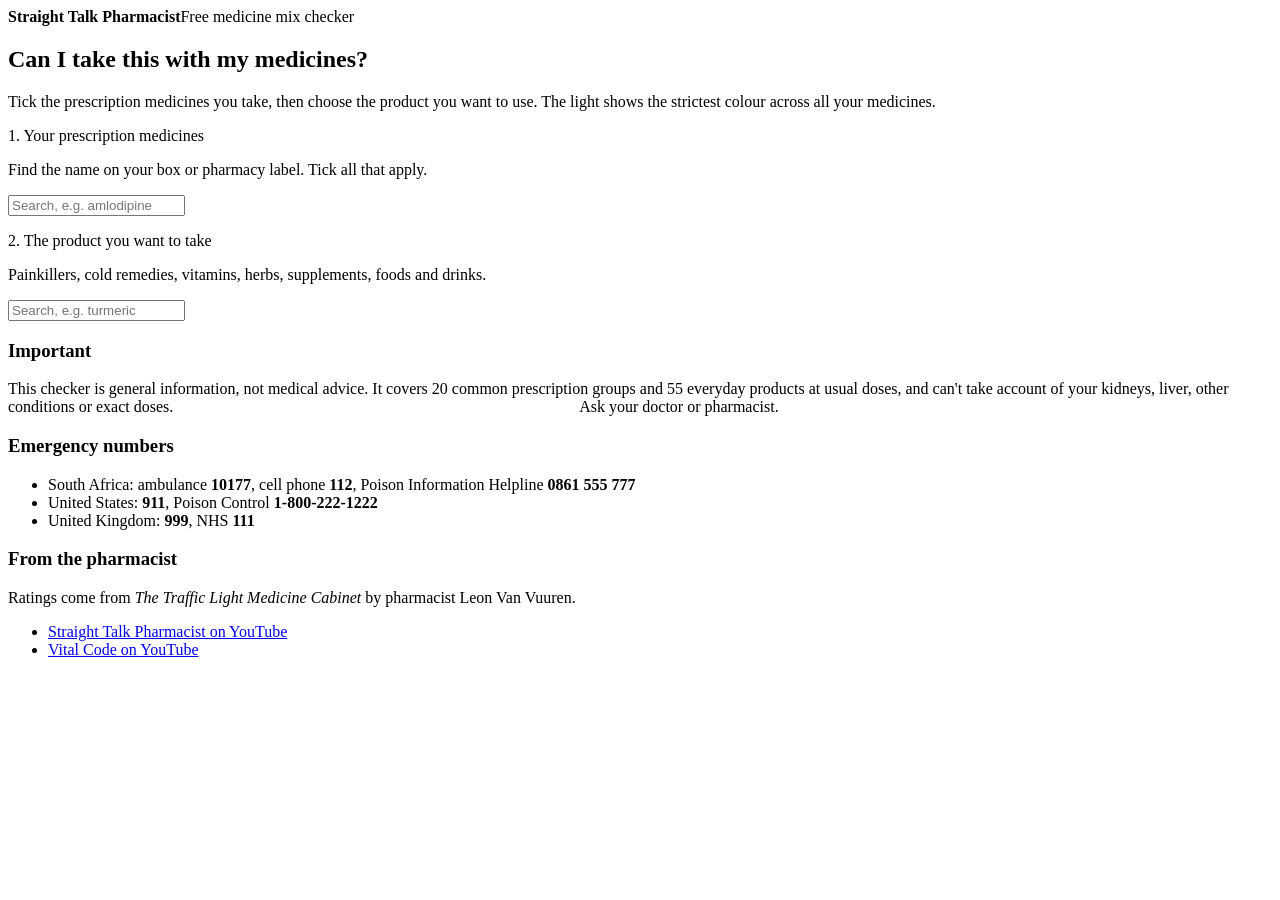
<file: src/body.html>
<body>
<header class="band"><div class="wrap brand"><b>Straight Talk Pharmacist</b><span>Free medicine mix checker</span></div></header>
<main class="band"><div class="wrap">
<section class="top">
<h1>Can I take this with my medicines?</h1>
<p>Tick the prescription medicines you take, then choose the product you want to use. The light shows the strictest colour across all your medicines.</p>
</section>
<div class="grid">
<div>
<section class="panel">
<p class="step">1. Your prescription medicines</p>
<p class="hint">Find the name on your box or pharmacy label. Tick all that apply.</p>
<input type="search" id="medq" placeholder="Search, e.g. amlodipine" aria-label="Search your medicines">
<div class="meds" id="meds"></div>
<div class="chips" id="picked"></div>
</section>
<section class="panel">
<p class="step">2. The product you want to take</p>
<p class="hint">Painkillers, cold remedies, vitamins, herbs, supplements, foods and drinks.</p>
<input type="search" id="prodq" placeholder="Search, e.g. turmeric" aria-label="Search products">
<div class="prods" id="prods"></div>
</section>
</div>
<aside class="result" aria-live="polite">
<div class="light" aria-hidden="true"><div class="lamp r" id="lr"></div><div class="lamp a" id="la"></div><div class="lamp g" id="lg"></div></div>
<div>
<div class="label" id="label"></div>
<p class="note" id="ex"></p>
</div>
</aside>
</div>
</div></main>
<footer class="band"><div class="wrap cols">
<div>
<h3>Important</h3>
<p>This checker is general information, not medical advice. It covers 20 common prescription groups and 55 everyday products at usual doses, and can't take account of your kidneys, liver, other conditions or exact doses. <b style="color:#fff">Never stop a prescribed medicine because of a colour here.</b> Ask your doctor or pharmacist.</p>
</div>
<div class="nums">
<h3>Emergency numbers</h3>
<ul>
<li>South Africa: ambulance <b>10177</b>, cell phone <b>112</b>, Poison Information Helpline <b>0861 555 777</b></li>
<li>United States: <b>911</b>, Poison Control <b>1-800-222-1222</b></li>
<li>United Kingdom: <b>999</b>, NHS <b>111</b></li>
</ul>
</div>
<div>
<h3>From the pharmacist</h3>
<p>Ratings come from <i>The Traffic Light Medicine Cabinet</i> by pharmacist Leon Van Vuuren.</p>
<ul>
<li><a href="https://www.youtube.com/results?search_query=Straight+Talk+Pharmacist">Straight Talk Pharmacist on YouTube</a></li>
<li><a href="https://www.youtube.com/@VitalCode6811">Vital Code on YouTube</a></li>
</ul>
</div>
</div></footer>
<script>
{
const D=__DATA__;
const NG=D.g.length;
const state={meds:[2,4,7],prod:null};
let saved=null;try{saved=JSON.parse(localStorage.getItem('tlc')||'null')}catch(e){}
const isExample=!saved;
if(saved){state.meds=saved.meds||[];state.prod=saved.prod??null}
else{state.prod=D.p.findIndex(p=>p[0].startsWith('Ibuprofen'))}
const save=()=>{try{localStorage.setItem('tlc',JSON.stringify(state))}catch(e){}};
const esc=s=>String(s).replace(/[&<>"]/g,c=>({'&':'&amp;','<':'&lt;','>':'&gt;','"':'&quot;'}[c]));
const $=id=>document.getElementById(id);
const rank={R:3,A:2,G:1};
const word={R:'RED',A:'AMBER',G:'GREEN'};
const head={R:'Stop and check',A:'Slow down: ask first',G:'Go: no clash expected'};
const sub={R:'This combination carries a real risk. Don’t start it, and speak to your doctor or pharmacist.',A:'These can affect each other. It may be fine with the right dose or timing, but ask first.',G:'No meaningful interaction is expected at usual doses with the medicines you ticked.'};
const greenLine='No meaningful interaction expected at usual doses.';
function renderMeds(){
  const q=$('medq').value.trim().toLowerCase();
  let html='',cat='';
  D.g.forEach((g,i)=>{
    const hay=(g[0]+' '+g[1]+' '+g[2]).toLowerCase();
    if(q&&!hay.includes(q))return;
    if(g[1]!==cat){cat=g[1];html+=`<div class="cat">${esc(cat)}</div>`}
    const on=state.meds.includes(i);
    html+=`<label class="med${on?' on':''}"><input type="checkbox" data-i="${i}"${on?' checked':''}><span>${esc(g[0])}<small>${esc(g[2])}</small></span></label>`;
  });
  $('meds').innerHTML=html||'<p class="hint">No match. This medicine may not be in the checker: ask your pharmacist.</p>';
  $('picked').innerHTML=state.meds.map(i=>`<button class="chip" data-x="${i}" aria-label="Remove ${esc(D.g[i][0])}">${esc(D.g[i][0])} ×</button>`).join('');
}
function renderProds(){
  const q=$('prodq').value.trim().toLowerCase();
  const list=D.p.map((p,i)=>[p,i]).filter(([p])=>!q||p[0].toLowerCase().includes(q));
  $('prods').innerHTML=list.map(([p,i])=>`<button class="prod${state.prod===i?' on':''}" data-p="${i}">${esc(p[0])}</button>`).join('')||'<p class="hint">No match. Ask your pharmacist about this product.</p>';
}
function renderResult(){
  const L=$('label');
  ['lr','la','lg'].forEach(id=>$(id).classList.remove('lit'));
  if(!state.meds.length||state.prod===null){
    L.innerHTML=`<div class="verdict N"><h2>Your answer appears here</h2><p>${!state.meds.length?'Tick at least one prescription medicine.':'Choose the product you want to take.'}</p></div>`;
    $('ex').textContent='';return;
  }
  const p=state.prod;
  const rows=state.meds.map(g=>{const c=D.m[p*NG+g];return{g,c,t:c==='G'?greenLine:(D.l[p+','+g]||'')}}).sort((a,b)=>rank[b.c]-rank[a.c]);
  const worst=rows[0].c;
  $({R:'lr',A:'la',G:'lg'}[worst]).classList.add('lit');
  L.innerHTML=`<div class="verdict ${worst}"><h2>${word[worst]}: ${head[worst]}</h2><p>${esc(D.p[p][0])} ${sub[worst].charAt(0).toLowerCase()==='t'?'':''}— ${sub[worst]}</p></div>
  <div class="rows">${rows.map(r=>`<div class="row"><div class="dot ${r.c}"></div><div><b>${esc(D.g[r.g][0])}<span class="tag ${r.c}">${word[r.c]}</span></b><span>${esc(r.t)}</span></div></div>`).join('')}</div>
  <div class="more"><span>Full advice: ${esc(D.p[p][1])} in <i>The Traffic Light Medicine Cabinet</i></span><span class="btn">Book coming soon on Amazon</span></div>`;
  $('ex').textContent=isExample&&!touched?'Example shown: a blood pressure tablet, a blood thinner and a statin, with ibuprofen. Change it to your own medicines.':'Remember: if you take a medicine that isn’t listed here, ask your pharmacist.';
}
let touched=false;
function all(){renderMeds();renderProds();renderResult()}
$('medq').addEventListener('input',renderMeds);
$('prodq').addEventListener('input',renderProds);
$('meds').addEventListener('change',e=>{const i=+e.target.dataset.i;if(Number.isNaN(i))return;touched=true;state.meds=e.target.checked?[...state.meds,i]:state.meds.filter(x=>x!==i);save();renderMeds();renderResult()});
$('picked').addEventListener('click',e=>{const b=e.target.closest('[data-x]');if(!b)return;touched=true;state.meds=state.meds.filter(x=>x!==+b.dataset.x);save();renderMeds();renderResult()});
$('prods').addEventListener('click',e=>{const b=e.target.closest('[data-p]');if(!b)return;touched=true;state.prod=+b.dataset.p;save();renderProds();renderResult();if(window.innerWidth<820)document.querySelector('.result').scrollIntoView({behavior:'smooth',block:'start'})});
all();
}
</script>
</body>
</html>
</file>
